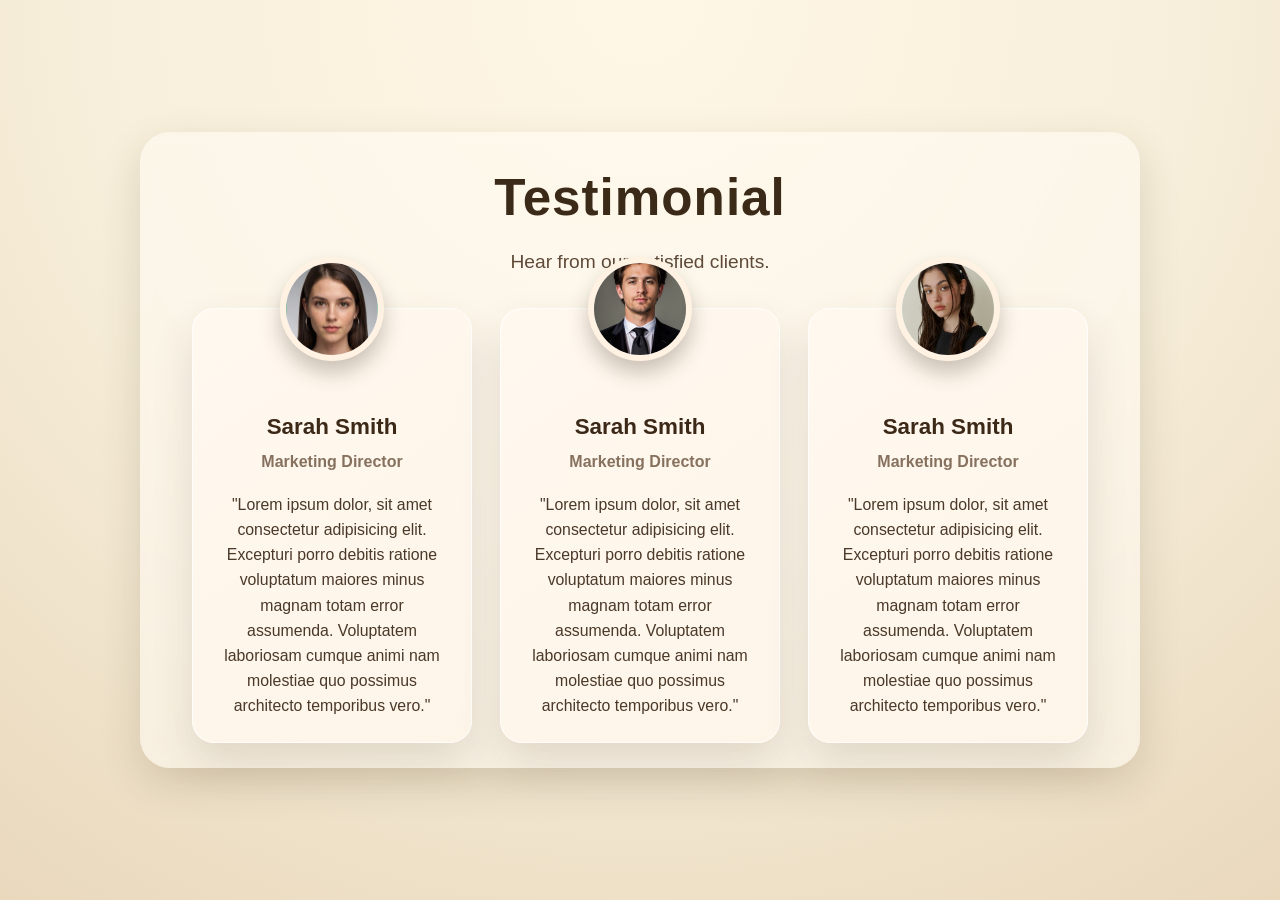
<file: index.html>
<!DOCTYPE html>
<html lang="en">
<head>
    <meta charset="UTF-8">
    <meta name="viewport" content="width=device-width, initial-scale=1.0">
    <link rel="stylesheet" href="style.css">
    <title>Testimonial Card</title>
</head>
<body>
    <main>
        <section class="testimonial">
            <div class="container">

                <div class="title-testimonial">
                    <div class="title">
                        <h2>Testimonial</h2>
                    </div>
                    <div class="child-title">
                        <p>Hear from our satisfied clients.</p>
                    </div>
                </div>

                <div class="card-container">
                    <ul>
                        <li>
                            <div class="card">
                                <img src="images/download (3).jpg" alt="user photo">
                                <h4>Sarah Smith</h4>
                                <p>Marketing Director</p>
                                <p>"Lorem ipsum dolor, sit amet consectetur adipisicing elit. Excepturi porro debitis ratione voluptatum maiores minus magnam totam error assumenda. Voluptatem laboriosam cumque animi nam molestiae quo possimus architecto temporibus vero."</p>
                            </div>
                        </li>
                        <li>
                            <div class="card">
                                <img src="images/download (4).jpg" alt="user photo">
                                <h4>Sarah Smith</h4>
                                <p>Marketing Director</p>
                                <p>"Lorem ipsum dolor, sit amet consectetur adipisicing elit. Excepturi porro debitis ratione voluptatum maiores minus magnam totam error assumenda. Voluptatem laboriosam cumque animi nam molestiae quo possimus architecto temporibus vero."</p>
                            </div>
                        </li>
                        <li>
                            <div class="card">
                                <img src="images/download (5).jpg" alt="user photo">
                                <h4>Sarah Smith</h4>
                                <p>Marketing Director</p>
                                <p>"Lorem ipsum dolor, sit amet consectetur adipisicing elit. Excepturi porro debitis ratione voluptatum maiores minus magnam totam error assumenda. Voluptatem laboriosam cumque animi nam molestiae quo possimus architecto temporibus vero."</p>
                            </div>
                        </li>
                    </ul>
                    
                </div>
            </div>
        </section>
    </main>
</body>
</html>
</file>
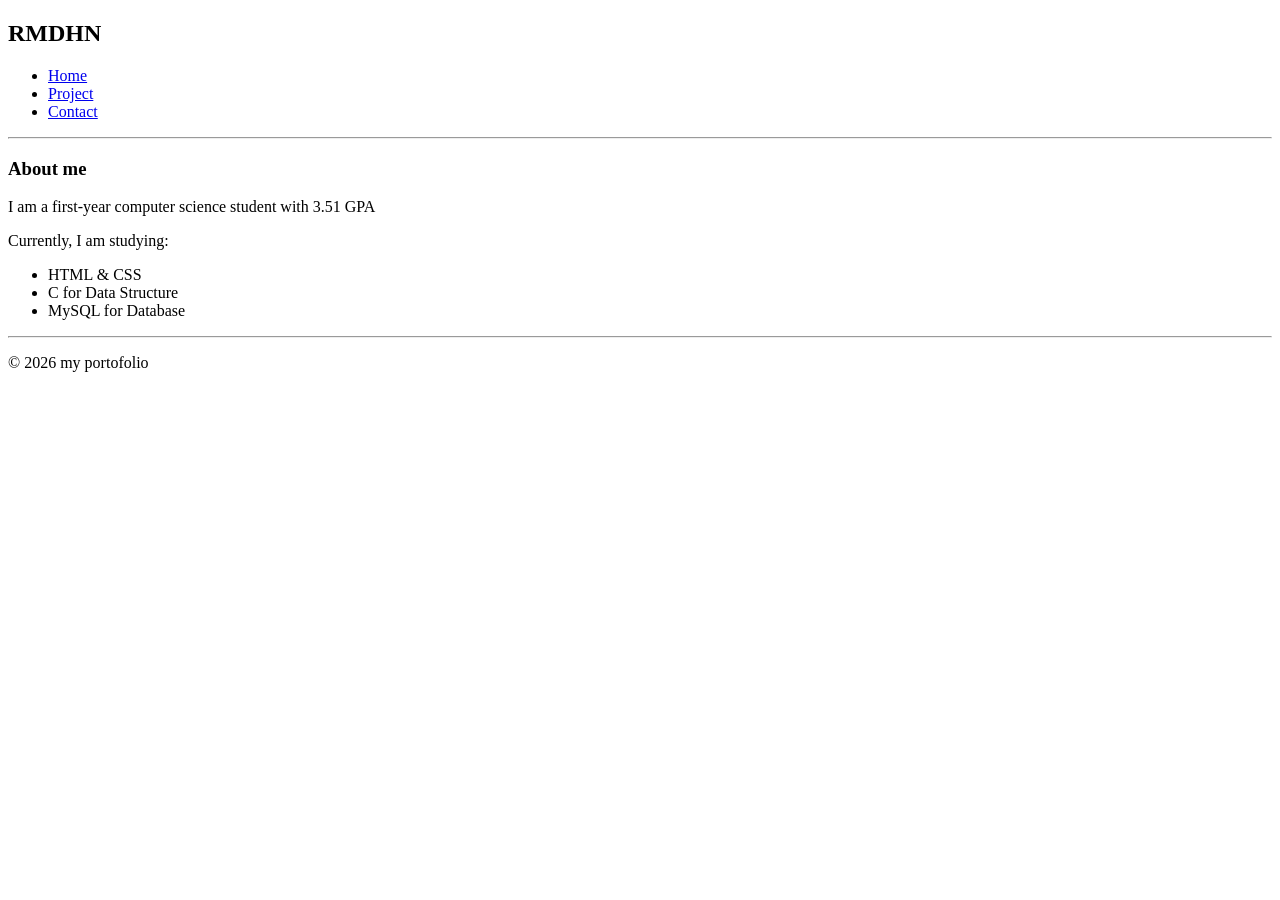
<file: basic-website/index.html>
<!DOCTYPE html>
<html lang="en">
<head>
    <meta charset="UTF-8">
    <meta name="viewport" content="width=device-width, initial-scale=1.0">
    <title>Document</title>
</head>
<body>
    <header>
        <h2>RMDHN</h2>
        <nav>
            <ul>
                <li><a href="index.html">Home</a></li>
                <li><a href="project.html">Project</a></li>
                <li><a href="contact.html">Contact</a></li>
            </ul>
        </nav>
    </header>

    <hr>

    <main>
        <section>
            <h3>About me</h3>
            <p>I am a first-year computer science student with 3.51 GPA</p>
            <p>Currently, I am studying:</p>
            <ul>
                <li>HTML & CSS</li>
                <li>C for Data Structure</li>
                <li>MySQL for Database</li>
            </ul>
        </section>
    </main>
    
    <hr>

    <footer>
        <p>&copy; 2026 my portofolio</p>
    </footer>
</body>
</html>
</file>
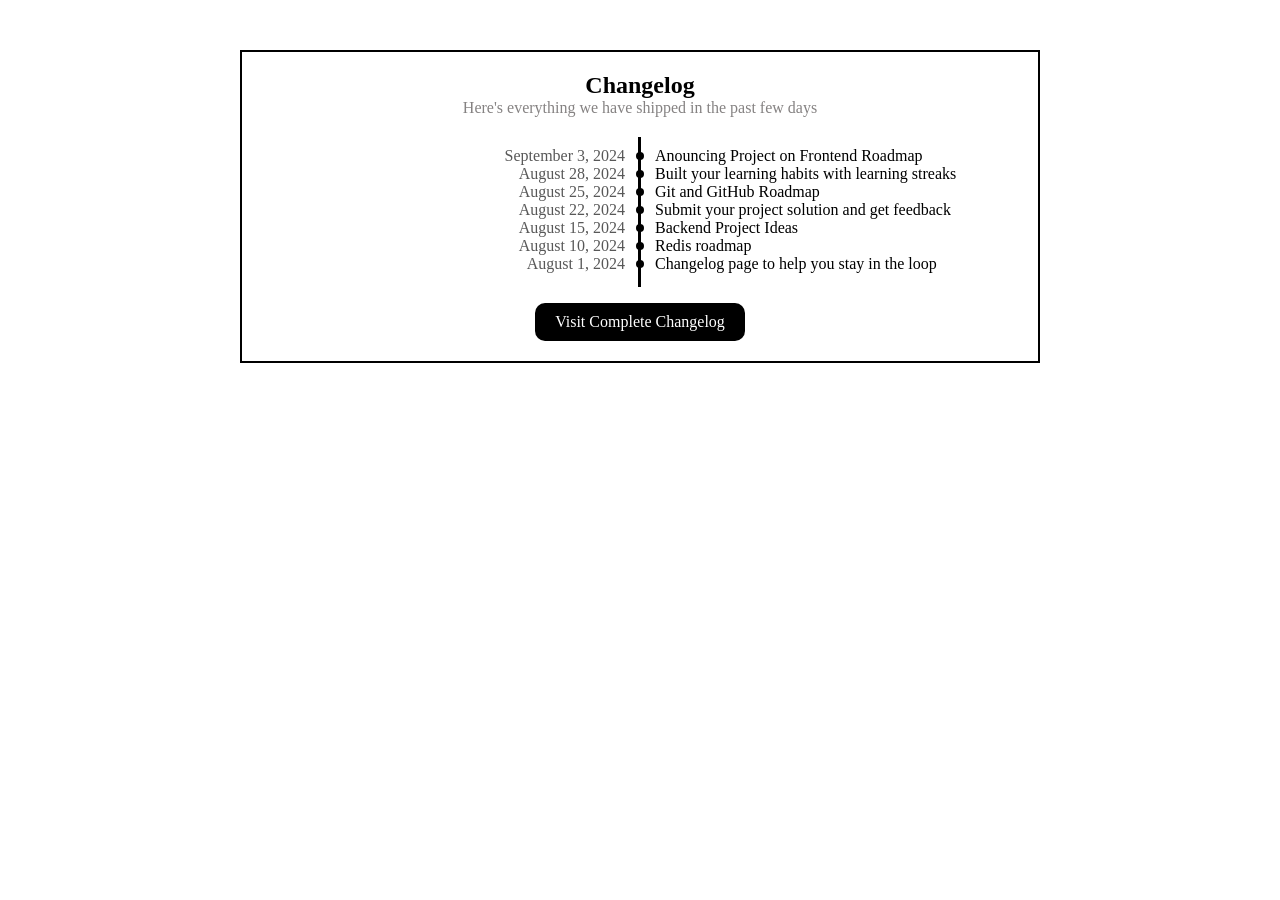
<file: changelog-component/index.html>
<!DOCTYPE html>
<html lang="en">
<head>
    <meta charset="UTF-8">
    <meta name="viewport" content="width=device-width, initial-scale=1.0">
    <link rel="stylesheet" href="style.css">
    <title>Changelog Component</title>
</head>
<body>
    
    <section class="changelog">
        <div class="changelog-container">

            <div class="changelog-info">
                <h2>Changelog</h2>
                <p>Here's everything we have shipped in the past few days</p>
            </div>

            <div class="changelog-row"></div>

            <div class="changelog-details">
                <ul>
                    <li>
                        <span class="changelog-details-date">September 3, 2024</span>
                        <span class="changelog-details-round"></span>
                        <span class="changelog-details-text">Anouncing Project on Frontend Roadmap</span>
                    </li>
                    <li>
                        <span class="changelog-details-date">August 28, 2024</span>
                        <span class="changelog-details-round"></span>
                        <span class="changelog-details-text">Built your learning habits with learning streaks</span>
                    </li>
                    <li>
                        <span class="changelog-details-date">August 25, 2024</span>
                        <span class="changelog-details-round"></span>
                        <span class="changelog-details-text">Git and GitHub Roadmap</span>
                    </li>
                    <li>
                        <span class="changelog-details-date">August 22, 2024</span>
                        <span class="changelog-details-round"></span>
                        <span class="changelog-details-text">Submit your project solution and get feedback</span>
                    </li>
                    <li>
                        <span class="changelog-details-date">August 15, 2024</span>
                        <span class="changelog-details-round"></span>
                        <span class="changelog-details-text">Backend Project Ideas</span>
                    </li>
                    <li>
                        <span class="changelog-details-date">August 10, 2024</span>
                        <span class="changelog-details-round"></span>
                        <span class="changelog-details-text">Redis roadmap</span>
                    </li>
                    <li>
                        <span class="changelog-details-date">August 1, 2024</span>
                        <span class="changelog-details-round"></span>
                        <span class="changelog-details-text">Changelog page to help you stay in the loop</span>
                    </li>
                </ul>
            </div>

            <div class="cta-visit">
                <div class="visit">
                    Visit Complete Changelog
                </div>
            </div>
        </div>
    </section>

</body>
</html>
</file>
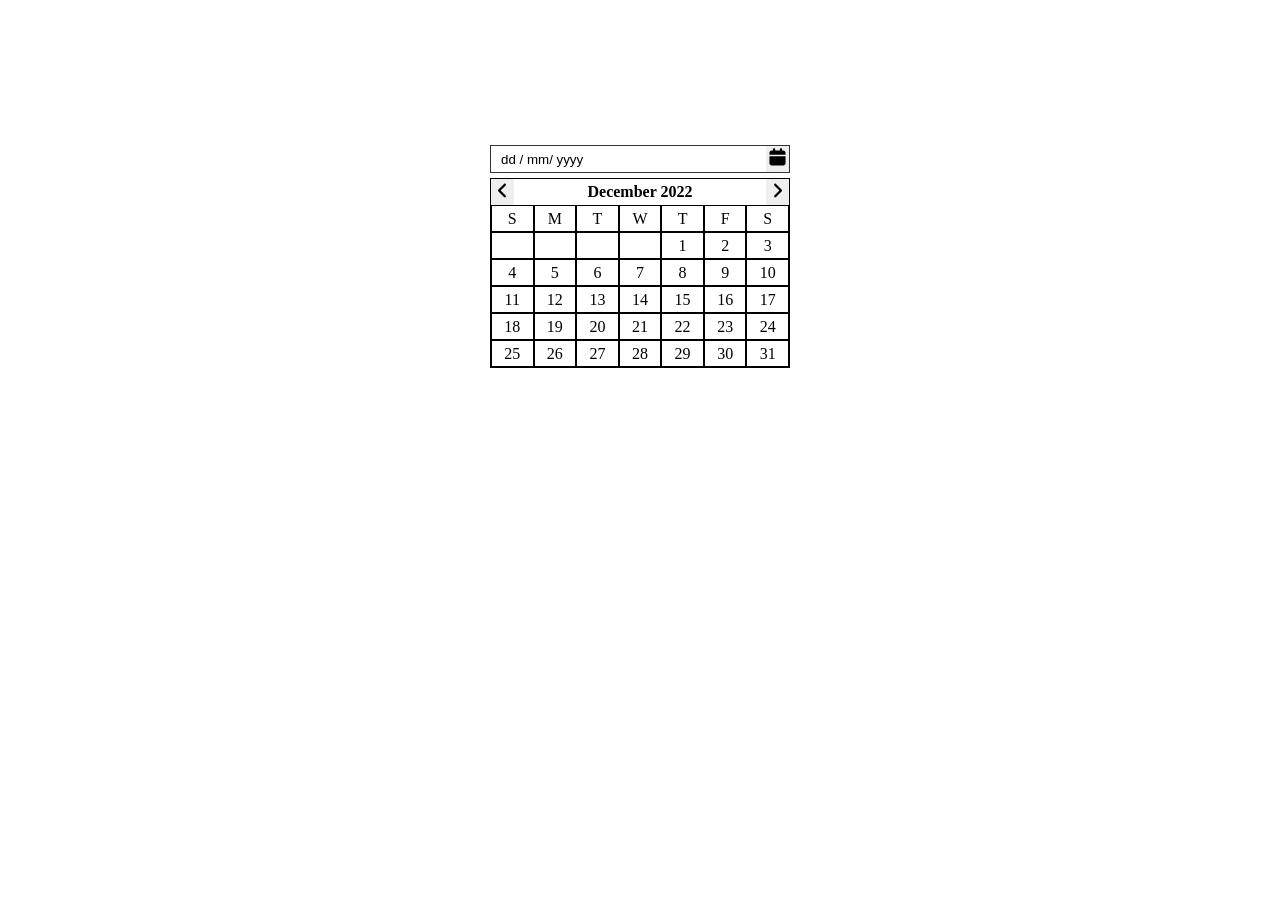
<file: datepicker-ui/index.html>
<!DOCTYPE html>
<html lang="en">
<head>
    <meta charset="UTF-8">
    <meta name="viewport" content="width=device-width, initial-scale=1.0">
    <title>Datepicker UI</title>
    <link rel="stylesheet" href="style.css">
</head>
<body>
    <section class="datepicker-ui">
        <div class="datepicker">
            <input type="text" value="dd / mm/ yyyy">
            <button><img src="calendar-solid-full.svg" alt=""></button>
        </div>
        <div class="calendar">
            <div class="calendar-header">
                <button><img src="angle-left-solid-full.svg" alt=""></button>
                <h4>December 2022</h4>
                <button><img src="angle-right-solid-full.svg" alt=""></button>
            </div>
            <div class="calendar-days-name">
                <span>S</span>
                <span>M</span>
                <span>T</span>
                <span>W</span>
                <span>T</span>
                <span>F</span>
                <span>S</span>
            </div>
            <div class="calendar-days">
                <span></span>
                <span></span>
                <span></span>
                <span></span>
                <span>1</span>
                <span>2</span>
                <span>3</span>
                <span>4</span>
                <span>5</span>
                <span>6</span>
                <span>7</span>
                <span>8</span>
                <span>9</span>
                <span>10</span>
                <span>11</span>
                <span>12</span>
                <span>13</span>
                <span>14</span>
                <span>15</span>
                <span>16</span>
                <span>17</span>
                <span>18</span>
                <span>19</span>
                <span>20</span>
                <span>21</span>
                <span>22</span>
                <span>23</span>
                <span>24</span>
                <span>25</span>
                <span>26</span>
                <span>27</span>
                <span>28</span>
                <span>29</span>
                <span>30</span>
                <span>31</span>
            </div>
        </div>
    </section>
</body>
</html>
</file>
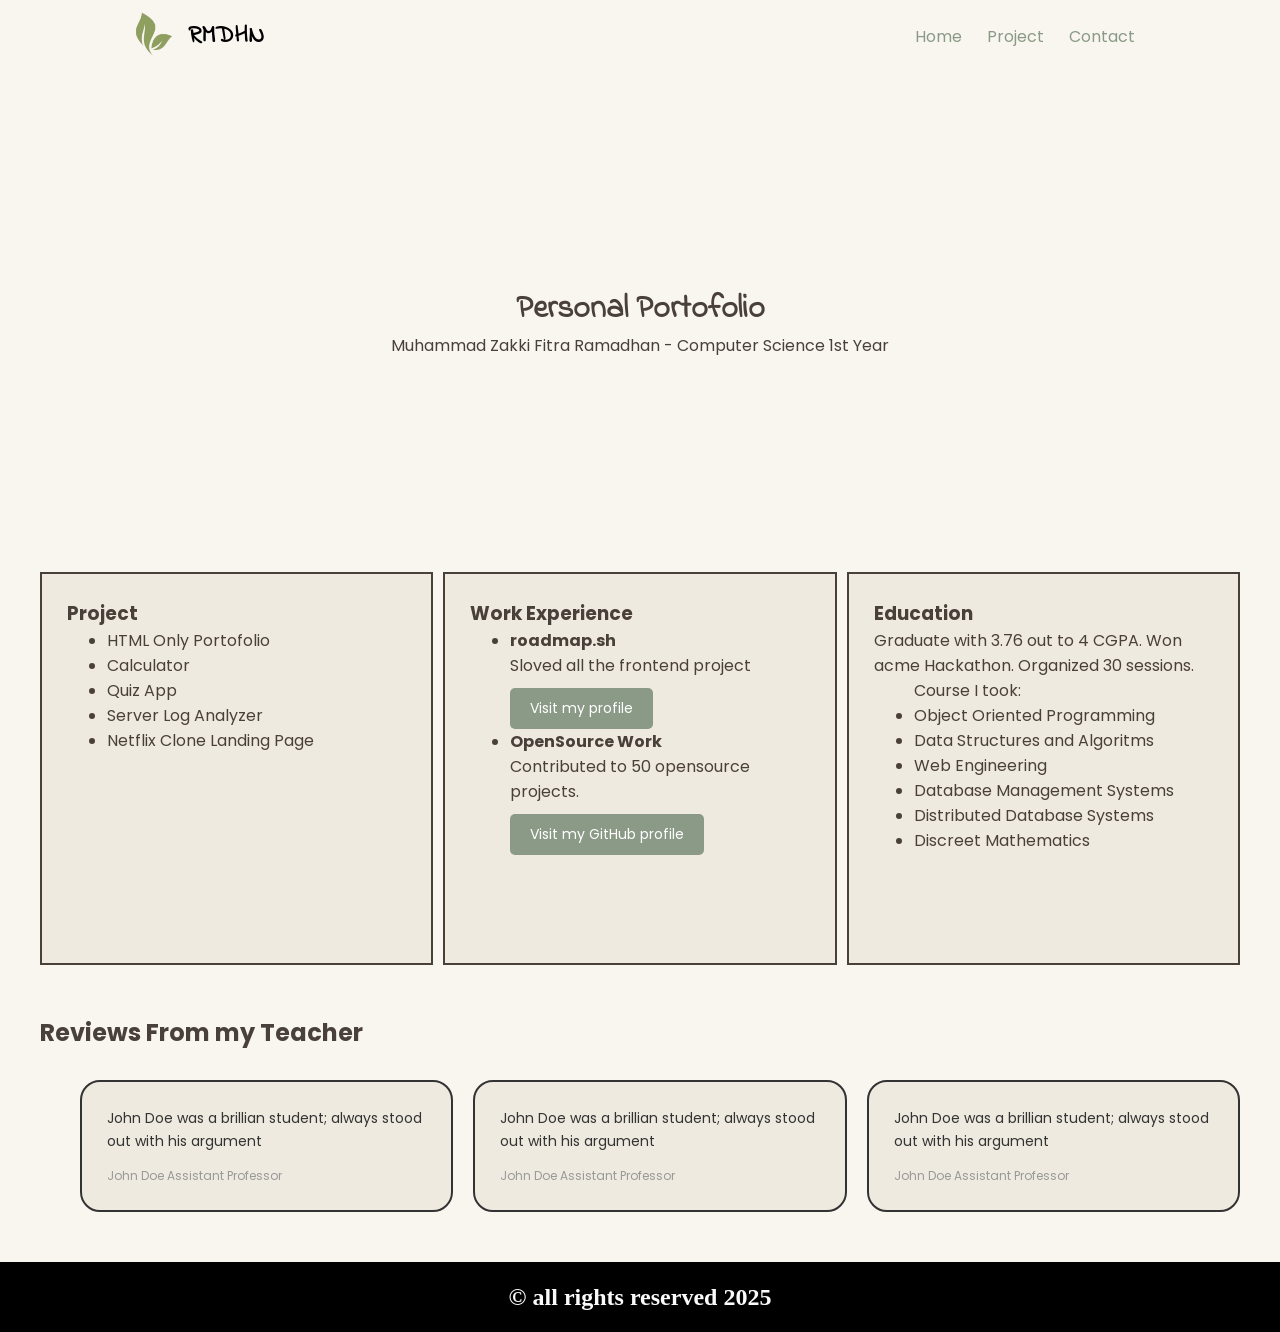
<file: portofolio-web/index.html>
<!DOCTYPE html>
<html lang="en">
<head>
    <meta charset="UTF-8">
    <meta name="viewport" content="width=device-width, initial-scale=1.0">
    <link rel="preconnect" href="https://fonts.googleapis.com">
    <link rel="preconnect" href="https://fonts.gstatic.com" crossorigin>
    <link href="https://fonts.googleapis.com/css2?family=Poppins:ital,wght@0,100;0,200;0,300;0,400;0,500;0,600;0,700;0,800;0,900;1,100;1,200;1,300;1,400;1,500;1,600;1,700;1,800;1,900&display=swap" rel="stylesheet">
    <link href="https://fonts.googleapis.com/css2?family=Indie+Flower&display=swap" rel="stylesheet">
    <link rel="stylesheet" href="style.css">
    <title>Personal Portofolio</title>
</head>
<body>
    
    <header>
        <div class="logo">
            <span>
                <img src="images/logo-removebg-preview.png" alt="logo">
            </span>
            <span>
                <h2>RMDHN</h2>
            </span>
        </div>
        <nav>
            <ul>
                <li><a href="index.html">Home</a></li>
                <li><a href="project.html">Project</a></li>
                <li><a href="contact.html">Contact</a></li>
            </ul>
        </nav>
    </header>

    <main>
        <div class="hero-section">
            <h1>Personal Portofolio</h1>
            <p>Muhammad Zakki Fitra Ramadhan - Computer Science 1st Year</p>
        </div>

        <div class="about-me">

            <div class="box project">
                <h3>Project</h3>
                <ul>
                    <li>HTML Only Portofolio</li>
                    <li>Calculator</li>
                    <li>Quiz App</li>
                    <li>Server Log Analyzer</li>
                    <li>Netflix Clone Landing Page</li>
                </ul>
            </div>

            <div class="box work-experience">
                <h3>Work Experience</h3>
                <ul>
                    <li>
                        <h4>roadmap.sh</h4>
                        <p>Sloved all the frontend project</p>
                        <a target="_blank" href="https://roadmap.sh/u/rmdhzakki">Visit my profile</a>
                    </li>
                    <li>
                        <h4>OpenSource Work</h4>
                        <p>Contributed to 50 opensource projects.</p>
                        <a target="_blank" href="https://github.com/ramadhanzakki">Visit my GitHub profile</a>
                    </li>
                </ul>
            </div>

            <div class="box education">
                <h3>Education</h3>
                <p>Graduate with 3.76 out to 4 CGPA. Won acme Hackathon. Organized 30 sessions.</p>
                <ul>
                    <p>Course I took:</p>
                    <li>Object Oriented Programming</li>
                    <li>Data Structures and Algoritms</li>
                    <li>Web Engineering</li>
                    <li>Database Management Systems</li>
                    <li>Distributed Database Systems</li>
                    <li>Discreet Mathematics</li>
                </ul>
            </div>

        </div>

        <div class="reviews-teacher">
            <h3>Reviews From my Teacher</h3>
            <div class="reviews">
                <ul>
                    <li>
                        <p>John Doe was a brillian student; always stood out with his argument</p>
                        <p>John Doe Assistant Professor</p>
                    </li>
                    <li>
                        <p>John Doe was a brillian student; always stood out with his argument</p>
                        <p>John Doe Assistant Professor</p>
                    </li>
                    <li>
                        <p>John Doe was a brillian student; always stood out with his argument</p>
                        <p>John Doe Assistant Professor</p>
                    </li>
                </ul>
            </div>
        </div>
    </main>

    <footer>
        <h2>&copy all rights reserved 2025</h2>
    </footer>
</body>
</html>
</file>
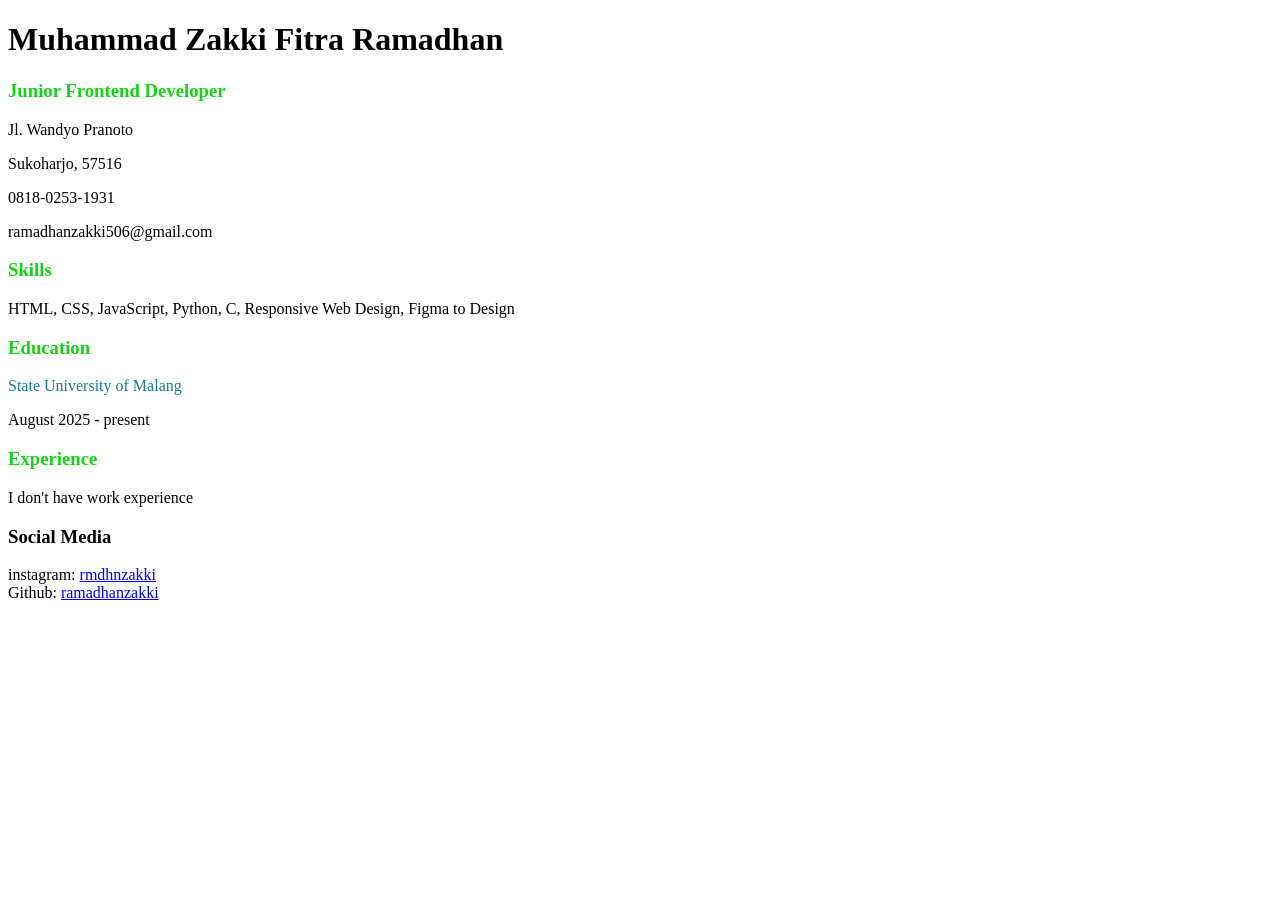
<file: single-page-cv/index.html>
<!DOCTYPE html>
<html lang="en">
<head>
    <meta charset="UTF-8">
    <meta name="viewport" content="width=device-width, initial-scale=1.0">
    <title>Single Page CV</title>
</head>
<body>
    <h1>Muhammad Zakki Fitra Ramadhan</h1>
    <h3 style="color: rgb(21, 212, 21);">Junior Frontend Developer</h3>
    <div class="address">
        <p>Jl. Wandyo Pranoto</p>
        <p>Sukoharjo, 57516</p>
        <p>0818-0253-1931</p>
        <p>ramadhanzakki506@gmail.com</p>
    </div>
    <div class="skills">
        <h3 style="color: rgb(21, 212, 21);">Skills</h3>
        <p>HTML, CSS, JavaScript, Python, C, Responsive Web Design, Figma to Design</p>
    </div>
    <div class="education">
        <h3 style="color: rgb(21, 212, 21);">Education</h3>
        <p style="color: rgb(18, 123, 158);">State University of Malang</p>
        <p>August 2025 - present</p>
    </div>
    <div class="experience">
        <h3 style="color: rgb(21, 212, 21);">Experience</h3>
        <p>I don't have work experience</p>
    </div>
    <div class="social-media">
        <h3>Social Media</h3>
        <div class="instagram">
            <span>
                instagram: 
            </span>
            <a target="_blank" href="https://www.instagram.com/rmdhnzakki__/">rmdhnzakki</a>
        </div>
        <div class="github">
            <span>
                Github: 
            </span>
            <a target="_blank" href="https://github.com/ramadhanzakki">ramadhanzakki</a>
        </div>
    </div>
</body>
</html>
</file>
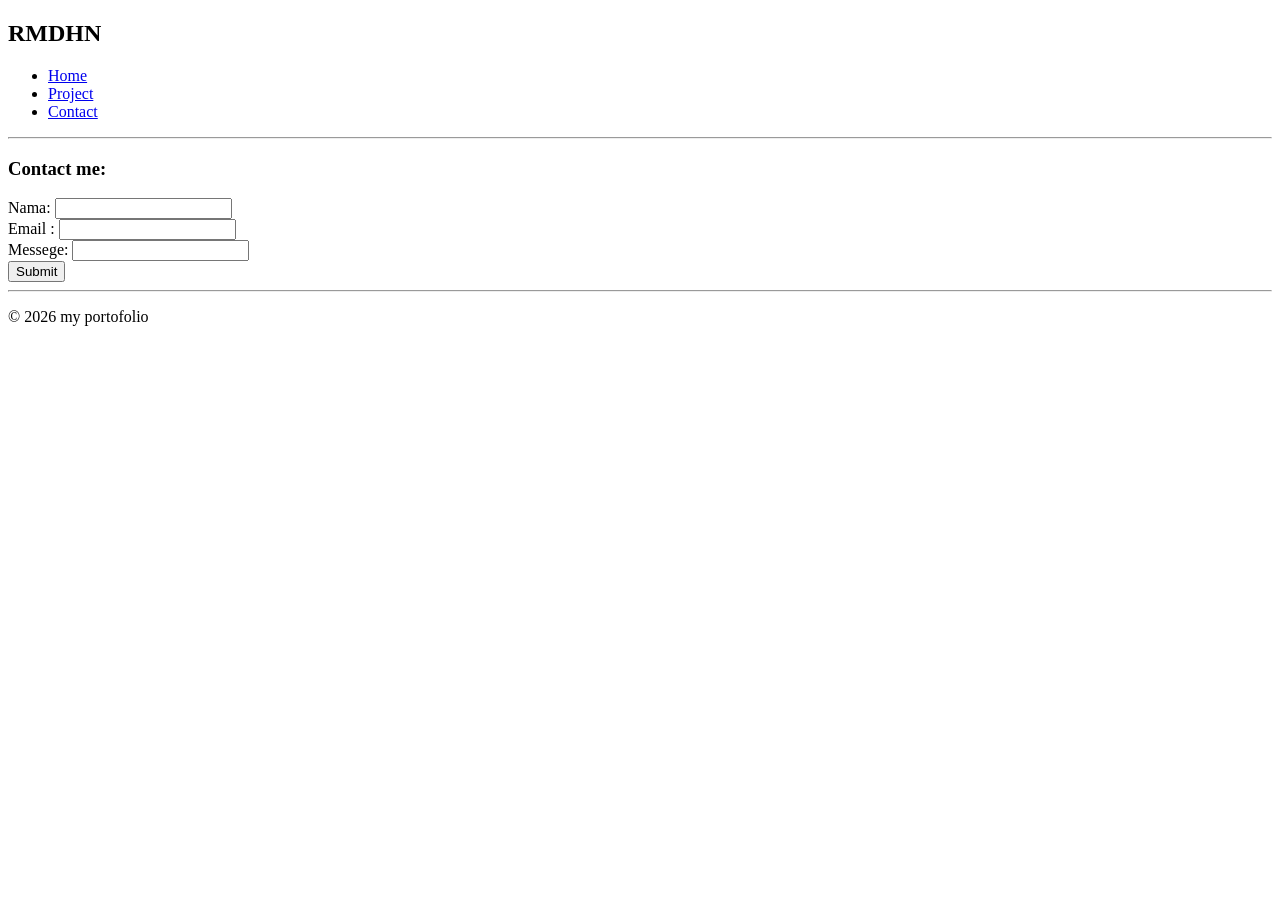
<file: basic-website/contact.html>
<!DOCTYPE html>
<html lang="en">
<head>
    <meta charset="UTF-8">
    <meta name="viewport" content="width=device-width, initial-scale=1.0">
    <title>Document</title>
</head>
<body>
    <header>
        <h2>RMDHN</h2>
        <nav>
            <ul>
                <li><a href="index.html">Home</a></li>
                <li><a href="project.html">Project</a></li>
                <li><a href="contact.html">Contact</a></li>
            </ul>
        </nav>
    </header>

    <hr>

    <main>
        <h3>Contact me:</h3>
        <form>
            <label for="name">Nama: </label>
            <input type="text" name="name" id="name" required>

            <br>

            <label for="email">Email :</label>
            <input type="text" name="email" id="email" required>

            <br>

            <label for="messege">Messege: </label>
            <input type="text" name="messege" id="messege" required>

            <br>

            <button type="submit">Submit</button>
        </form>
    </main>
    
    <hr>

    <footer>
        <p>&copy; 2026 my portofolio</p>
    </footer>
</body>
</html>
</file>
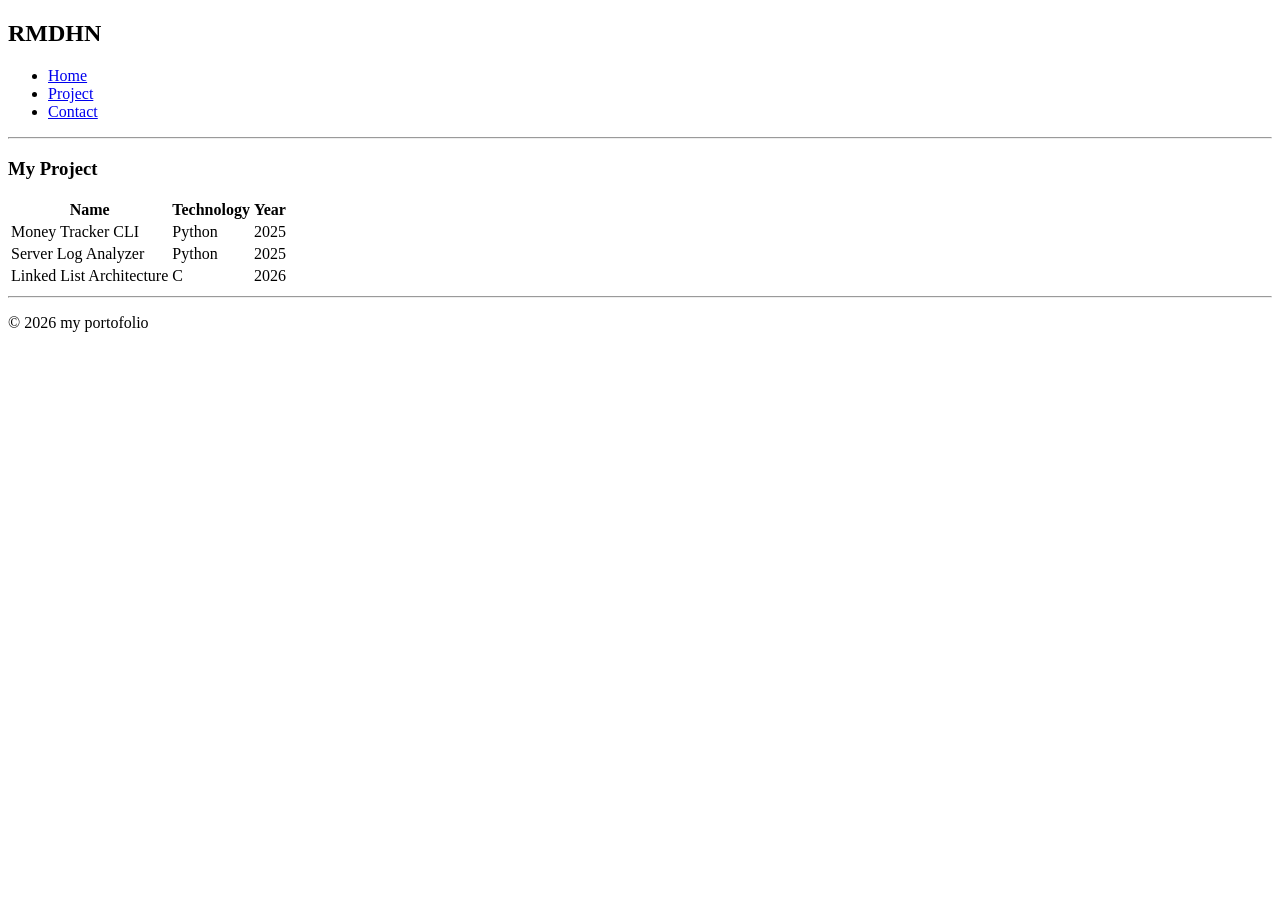
<file: basic-website/project.html>
<!DOCTYPE html>
<html lang="en">
<head>
    <meta charset="UTF-8">
    <meta name="viewport" content="width=device-width, initial-scale=1.0">
    <title>Document</title>
</head>
<body>
    <header>
        <h2>RMDHN</h2>
        <nav>
            <ul>
                <li><a href="index.html">Home</a></li>
                <li><a href="project.html">Project</a></li>
                <li><a href="contact.html">Contact</a></li>
            </ul>
        </nav>
    </header>

    <hr>

    <main>
        <section>
            <h3>My Project</h3>
            <table>
                <thead>
                    <th>Name</th>
                    <th>Technology</th>
                    <th>Year</th>
                </thead>
                <tbody>
                    <td>Money Tracker CLI</td>
                    <td>Python</td>
                    <td>2025</td>
                </tbody>
                <tbody>
                    <td>Server Log Analyzer</td>
                    <td>Python</td>
                    <td>2025</td>
                </tbody>
                <tbody>
                    <td>Linked List Architecture</td>
                    <td>C</td>
                    <td>2026</td>
                </tbody>
            </table>
        </section>
    </main>
    
    <hr>

    <footer>
        <p>&copy; 2026 my portofolio</p>
    </footer>
</body>
</html>
</file>
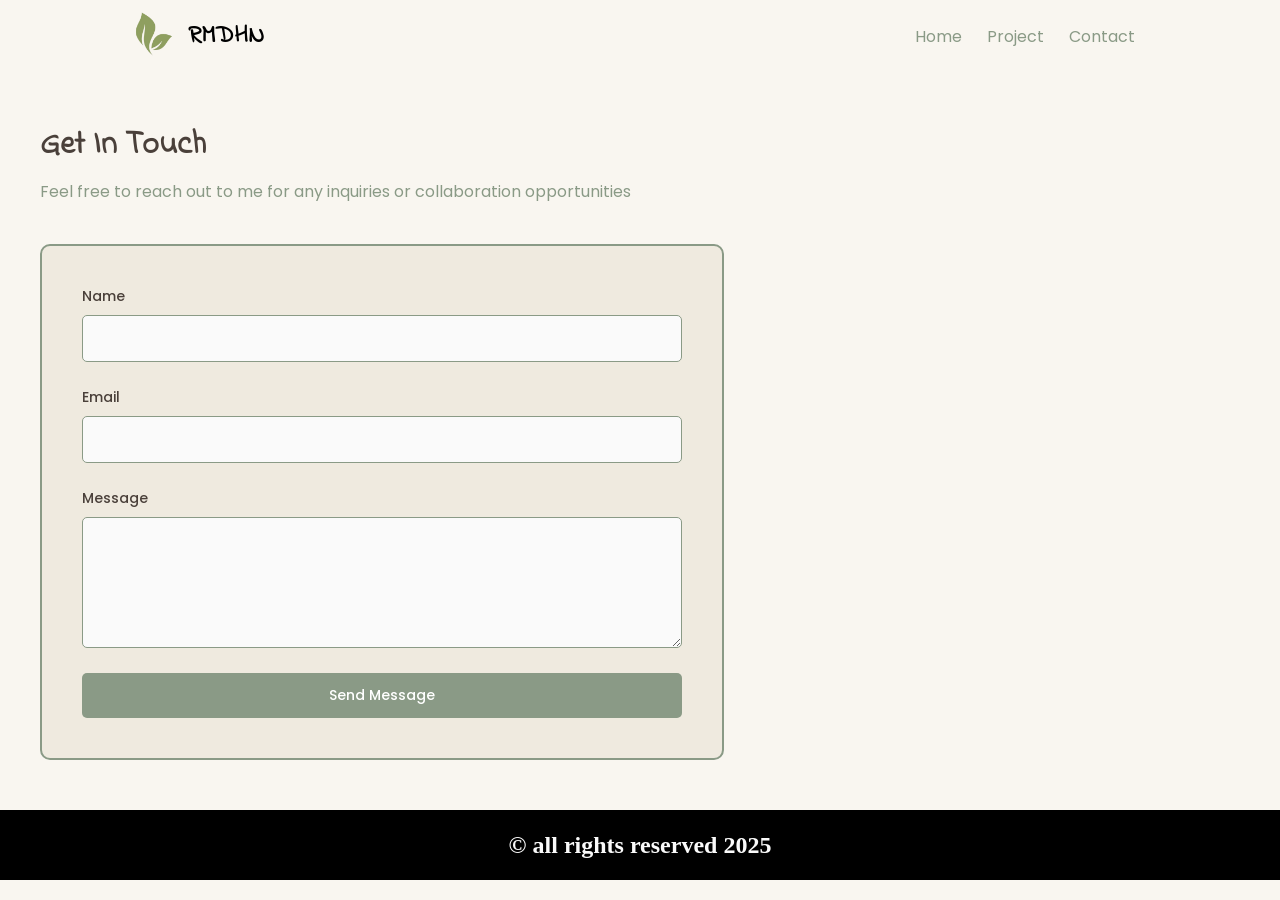
<file: portofolio-web/contact.html>
<!DOCTYPE html>
<html lang="en">
<head>
    <meta charset="UTF-8">
    <meta name="viewport" content="width=device-width, initial-scale=1.0">
    <link rel="preconnect" href="https://fonts.googleapis.com">
    <link rel="preconnect" href="https://fonts.gstatic.com" crossorigin>
    <link href="https://fonts.googleapis.com/css2?family=Poppins:ital,wght@0,100;0,200;0,300;0,400;0,500;0,600;0,700;0,800;0,900;1,100;1,200;1,300;1,400;1,500;1,600;1,700;1,800;1,900&display=swap" rel="stylesheet">
    <link href="https://fonts.googleapis.com/css2?family=Indie+Flower&display=swap" rel="stylesheet">
    <link rel="stylesheet" href="style.css">
    <title>Contact - Personal Portfolio</title>
</head>
<body>
    
    <header>
        <div class="logo">
            <span>
                <img src="images/logo-removebg-preview.png" alt="logo">
            </span>
            <span>
                <h2>RMDHN</h2>
            </span>
        </div>
        <nav>
            <ul>
                <li><a href="index.html">Home</a></li>
                <li><a href="project.html">Project</a></li>
                <li><a href="contact.html">Contact</a></li>
            </ul>
        </nav>
    </header>

    <main>
        <section class="contact-section">
            <h1>Get In Touch</h1>
            <p>Feel free to reach out to me for any inquiries or collaboration opportunities</p>
            
            <form class="contact-form">
                <div class="form-group">
                    <label for="name">Name</label>
                    <input type="text" name="name" id="name" required>
                </div>

                <div class="form-group">
                    <label for="email">Email</label>
                    <input type="email" name="email" id="email" required>
                </div>

                <div class="form-group">
                    <label for="message">Message</label>
                    <textarea name="message" id="message" rows="5" required></textarea>
                </div>

                <button type="submit" class="submit-btn">Send Message</button>
            </form>
        </section>
    </main>

    <footer>
        <h2>&copy all rights reserved 2025</h2>
    </footer>
</body>
</html>
</file>
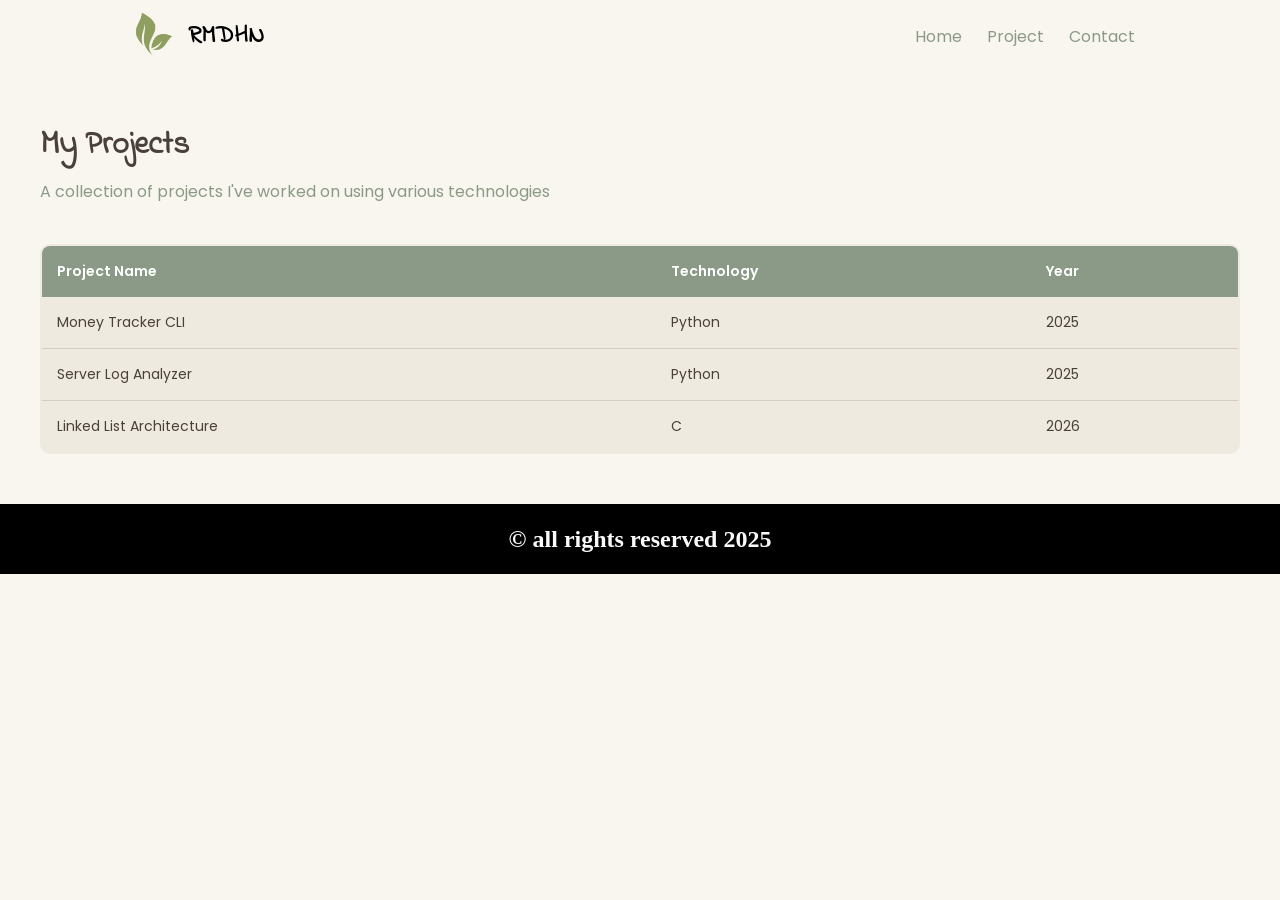
<file: portofolio-web/project.html>
<!DOCTYPE html>
<html lang="en">
<head>
    <meta charset="UTF-8">
    <meta name="viewport" content="width=device-width, initial-scale=1.0">
    <link rel="preconnect" href="https://fonts.googleapis.com">
    <link rel="preconnect" href="https://fonts.gstatic.com" crossorigin>
    <link href="https://fonts.googleapis.com/css2?family=Poppins:ital,wght@0,100;0,200;0,300;0,400;0,500;0,600;0,700;0,800;0,900;1,100;1,200;1,300;1,400;1,500;1,600;1,700;1,800;1,900&display=swap" rel="stylesheet">
    <link href="https://fonts.googleapis.com/css2?family=Indie+Flower&display=swap" rel="stylesheet">
    <link rel="stylesheet" href="style.css">
    <title>Personal Portofolio</title>
</head>
<body>
    
    <header>
        <div class="logo">
            <span>
                <img src="images/logo-removebg-preview.png" alt="logo">
            </span>
            <span>
                <h2>RMDHN</h2>
            </span>
        </div>
        <nav>
            <ul>
                <li><a href="index.html">Home</a></li>
                <li><a href="project.html">Project</a></li>
                <li><a href="contact.html">Contact</a></li>
            </ul>
        </nav>
    </header>

    <main>
        <section class="projects-section">
            <h1>My Projects</h1>
            <p>A collection of projects I've worked on using various technologies</p>
            
            <div class="projects-container">
                <table class="projects-table">
                    <thead>
                        <tr>
                            <th>Project Name</th>
                            <th>Technology</th>
                            <th>Year</th>
                        </tr>
                    </thead>
                    <tbody>
                        <tr>
                            <td>Money Tracker CLI</td>
                            <td>Python</td>
                            <td>2025</td>
                        </tr>
                        <tr>
                            <td>Server Log Analyzer</td>
                            <td>Python</td>
                            <td>2025</td>
                        </tr>
                        <tr>
                            <td>Linked List Architecture</td>
                            <td>C</td>
                            <td>2026</td>
                        </tr>
                    </tbody>
                </table>
            </div>
        </section>
    </main>

    <footer>
        <h2>&copy all rights reserved 2025</h2>
    </footer>
</body>
</html>
</file>
<file: style.css>
* {
    margin: 0;
    padding: 0;
    box-sizing: border-box;
}

body {
    font-family: 'Poppins', 'Segoe UI', Tahoma, Geneva, Verdana, sans-serif;
    background: radial-gradient(circle at top, #fff7e5 0%, #f7efdb 50%, #e9d8bc 100%);
    color: #3d2f24;
    line-height: 1.6;
}

section.testimonial {
    width: 100vw;
    min-height: 100vh;
    display: flex;
    justify-content: center;
    align-items: center;
    padding: 40px 20px;
}

.container {
    width: min(96vw, 1000px);
    padding: 25px;
    border-radius: 30px;
    background: rgba(255, 252, 244, 0.55);
    box-shadow: 0 15px 40px rgba(66, 47, 17, 0.16);
    backdrop-filter: blur(6px);
}

.title-testimonial {
    text-align: center;
    margin-bottom: 30px;
}

.title-testimonial h2 {
    font-size: clamp(2rem, 4vw, 3.5rem);
    font-weight: 800;
    color: #3c2a19;
    letter-spacing: 1px;
}

.title-testimonial .child-title p {
    margin-top: 8px;
    font-size: clamp(1rem, 2vw, 1.2rem);
    color: #5f4a39;
    font-weight: 500;
}

.card-container ul {
    list-style: none;
    display: flex;
    gap: 28px;
    justify-content: center;
    flex-wrap: wrap;
}

.card-container li {
    width: min(280px, 100%);
}

.card {
    position: relative;
    padding: 90px 20px 24px;
    border-radius: 22px;
    background: linear-gradient(145deg, #fff8ef, #fdf5e8);
    border: 1px solid rgba(255, 255, 255, 0.82);
    box-shadow: 0 20px 40px rgba(78, 56, 33, 0.14);
    text-align: center;
    transition: transform .35s ease, box-shadow .35s ease;
}

.card:hover {
    transform: translateY(-6px);
    box-shadow: 0 28px 50px rgba(79, 58, 35, 0.24);
}

.card img {
    position: absolute;
    top: -52px;
    left: 50%;
    transform: translateX(-50%);
    width: 104px;
    height: 104px;
    object-fit: cover;
    border-radius: 50%;
    border: 6px solid #fff2e2;
    box-shadow: 0 12px 20px rgba(52, 36, 22, 0.25);
    background-color: #fff;
}

.card h4 {
    margin-top: 10px;
    font-size: 1.4rem;
    color: #3b2817;
    font-weight: 700;
}

.card > p:first-of-type {
    margin-top: 4px;
    color: #7a634f;
    opacity: .9;
    font-weight: 600;
}

.card > p:last-of-type {
    margin-top: 18px;
    font-size: 0.99rem;
    color: #4a3828;
    line-height: 1.58;
    padding: 0 8px;
}

@media (max-width: 900px) {
    .card-container ul {
        gap: 16px;
    }

    .card {
        padding: 78px 16px 22px;
    }
}

@media (max-width: 680px) {
    .card-container ul {
        flex-direction: column;
        align-items: center;
    }

    .container {
        padding: 18px;
    }
}
</file>
<file: changelog-component/style.css>
* {
    box-sizing: border-box;
    margin: 0;
}
.changelog{
    width: 100vw;
    height: 100vh;
    display: flex;
    justify-content: center;
    align-items: flex-start;
    padding-top: 50px;
}
.changelog-container{
    width: 800px;
    height: max-content;
    position: relative;
    border: 2px solid black;
    padding: 20px;
    text-align: center;
    display: flex;
    flex-direction: column;
    gap: 30px;
}
.changelog-info p{
    color: rgb(133, 130, 130);
}
.changelog-row{
    position: absolute;
    height: 150px;
    width: 3px;
    background-color: black;
    top: 85px;
    right: 397px;
}
.changelog-details ul{
    list-style: none;
    padding: 0;
}
.changelog-details ul li{
    display: grid;
    grid-template-columns: 1fr 10px 1fr;
    gap: 10px;
}
.changelog-details-date{
    text-align: right;
    color: rgb(88, 88, 88);
}
.changelog-details-round{
    width: 8px;
    height: 8px;
    background-color: black;
    border-radius: 50px;
    margin: auto;
}
.changelog-details-text{
    text-align: left;
}
.cta-visit{
    display: flex;
    justify-content: center;
    align-items: center;
}
.cta-visit .visit{
    width: max-content;
    background-color: black;
    color: white;
    padding: 10px 20px;
    border-radius: 10px;
    transition: all 0.5ms ease;
}
.visit:hover{
    background-color: rgb(57, 57, 57);
    transform: translateY(-3px);
}
</file>
<file: datepicker-ui/style.css>
* {
    margin: 0;
    padding: 0;
    box-sizing: border-box;
}

.datepicker-ui{
    max-width: 300px;
    margin: auto;
    margin-top: 145px;
}

.datepicker{
    max-width: auto;
    display: flex;
    justify-content: center;
    align-items: center;
    border: 1px solid #333;
    margin-bottom: 5px;
}

.datepicker > input{
    flex: 1;
    border: none;
    padding-left: 10px;
}

.datepicker > button{
    width: 23px;
    height: auto;
    border: none;
}

.calendar{
    width: auto;
    border: 1px solid black;
}

.calendar-header{
    width: auto;
    display: flex;
    justify-content: center;
    align-items: center;
}

.calendar-header > h4{
    flex: 1;
    text-align: center;
}

.calendar-header > button{
    width: 23px;
    border: none;
}

.calendar-days-name{
    display: grid;
    grid-template-columns: repeat(7, 1fr);
}

.calendar-days-name > span{
    display: flex;
    justify-content: center;
    align-items: center;
    height: 27px;
    border: 1px solid black;
}

.calendar-days{
    display: grid;
    grid-template-columns: repeat(7, 1fr);
}

.calendar-days > span{
    display: flex;
    justify-content: center;
    align-items: center;
    height: 27px;
    border: 1px solid black;
}
</file>
<file: portofolio-web/style.css>
* {
    margin: 0;
}

body {
    background-color: #F9F6F0;
}

header {
    display: flex;
    width: 100vw;
    justify-content: space-between;
    align-items: center;
}

header img {
    height: 68px;
    margin-left: 120px;
}

.logo {
    display: flex;
    justify-content: center;
    align-items: center;
}

header h2 {
    font-family: "Indie Flower", cursive;
    font-style: normal;
}


nav ul{
    font-family: "Poppins", sans-serif;
    font-weight: 400;
    font-style: normal;
    color: #8A9A86;
    list-style: none;
    margin: 0;
    padding: 0;
    display: flex;
    flex-direction: row;
    justify-content: space-evenly;
    margin-right: 120px;
}

nav a{
    text-decoration: none;
    color: inherit;
}

nav li{
    padding-right: 25px;
}

nav li:hover {
    color: #3b6831;
}

.hero-section {
    color: #4A403A;
    height: 500px;
    width: 100vw;
    display: flex;
    flex-direction: column;
    justify-content: center;
    align-items: center;
}

.hero-section p {
    font-family: "Poppins", sans-serif;
    font-weight: 400;
    font-style: normal;
}

.hero-section h1 {
    font-family: "Indie Flower", cursive;
    font-style: normal;
}

.about-me {
    font-family: "Poppins", sans-serif;
    font-weight: 400;
    font-style: normal;
    color: #4A403A;
    width: 100vw;
    max-width: 1200px;
    margin: 0 auto;
    display: grid;
    grid-template-columns: repeat(auto-fit, minmax(250px, 1fr));
    gap: 10px;
}

/* ensure each box stays square */
.about-me .box {
    background-color: #EFEADF;
    aspect-ratio: 1 / 1;
    border: 2px solid;
    padding: 25px;
}

.work-experience a {
    display: inline-block;
    background-color: #8A9A86;
    color: white;
    padding: 10px 20px;
    border-radius: 5px;
    text-decoration: none;
    font-size: 14px;
    transition: background-color 0.3s ease;
    margin-top: 10px;
}

.work-experience a:hover {
    background-color: #3b6831;
}

.reviews-teacher {
    color: #4A403A;
    font-family: "Poppins", sans-serif;
    font-weight: 400;
    font-style: normal;
    width: 100vw;
    max-width: 1200px;
    margin: 50px auto;
    padding: 0 20px;
}

.reviews-teacher h3 {
    margin-bottom: 30px;
    font-size: 24px;
}

.reviews ul {
    list-style: none;
    display: grid;
    grid-template-columns: repeat(auto-fit, minmax(280px, 1fr));
    gap: 20px;
}

.reviews li {
    border: 2px solid #333;
    border-radius: 20px;
    padding: 25px;
    display: flex;
    flex-direction: column;
    justify-content: space-between;
    gap: 15px;
    background-color: #EFEADF;
}

.reviews li p:first-child {
    font-size: 14px;
    line-height: 1.6;
    color: #333;
}

.reviews li p:last-child {
    font-size: 12px;
    color: #999;
}

footer {
    width: 100vw;
    height: 70px;
    background-color: black;
    color: #fafafa;
    display: flex;
    justify-content: center;
    align-items: center;
}

/* Contact Page Styles */
.contact-section {
    color: #4A403A;
    font-family: "Poppins", sans-serif;
    font-weight: 400;
    font-style: normal;
    width: 100vw;
    max-width: 1200px;
    margin: 50px auto;
    padding: 0 20px;
}

.contact-section h1 {
    font-family: "Indie Flower", cursive;
    font-size: 32px;
    margin-bottom: 10px;
    color: #4A403A;
}

.contact-section > p {
    color: #8A9A86;
    margin-bottom: 40px;
    font-size: 16px;
}

.contact-form {
    max-width: 600px;
    background-color: #EFEADF;
    padding: 40px;
    border-radius: 10px;
    border: 2px solid #8A9A86;
}

.form-group {
    margin-bottom: 25px;
    display: flex;
    flex-direction: column;
}

.form-group label {
    font-weight: 500;
    margin-bottom: 8px;
    color: #4A403A;
    font-size: 14px;
}

.form-group input,
.form-group textarea {
    padding: 12px;
    border: 1px solid #8A9A86;
    border-radius: 5px;
    font-family: "Poppins", sans-serif;
    font-size: 14px;
    background-color: #fafafa;
    color: #4A403A;
    transition: border-color 0.3s ease;
}

.form-group input:focus,
.form-group textarea:focus {
    outline: none;
    border-color: #3b6831;
    box-shadow: 0 0 5px rgba(58, 104, 49, 0.2);
}

.submit-btn {
    background-color: #8A9A86;
    color: white;
    padding: 12px 30px;
    border: none;
    border-radius: 5px;
    font-family: "Poppins", sans-serif;
    font-size: 14px;
    font-weight: 500;
    cursor: pointer;
    transition: background-color 0.3s ease;
    width: 100%;
}

.submit-btn:hover {
    background-color: #3b6831;
}

/* Projects Page Styles */
.projects-section {
    color: #4A403A;
    font-family: "Poppins", sans-serif;
    font-weight: 400;
    font-style: normal;
    width: 100vw;
    max-width: 1200px;
    margin: 50px auto;
    padding: 0 20px;
}

.projects-section h1 {
    font-family: "Indie Flower", cursive;
    font-size: 32px;
    margin-bottom: 10px;
    color: #4A403A;
}

.projects-section > p {
    color: #8A9A86;
    margin-bottom: 40px;
    font-size: 16px;
}

.projects-container {
    overflow-x: auto;
}

.projects-table {
    width: 100%;
    border-collapse: collapse;
    background-color: #EFEADF;
    border: 2px solid #8A9A86;
    border-radius: 10px;
    overflow: hidden;
}

.projects-table thead {
    background-color: #8A9A86;
    color: white;
}

.projects-table th {
    padding: 15px;
    text-align: left;
    font-weight: 600;
    font-size: 14px;
}

.projects-table td {
    padding: 15px;
    border-bottom: 1px solid #d4cec1;
    color: #4A403A;
    font-size: 14px;
}

.projects-table tbody tr:last-child td {
    border-bottom: none;
}

.projects-table tbody tr:hover {
    background-color: #f9f5ed;
}

@media (max-width: 768px) {
    header {
        flex-direction: column;
        width: 100%;
        padding: 20px 0;
        gap: 20px;
    }
    
    header img {
        margin-left: 0;
    }
    
    .logo {
        flex-direction: column;
        gap: 10px;
    }
    
    .logo img {
        height: 50px;
    }
    
    .logo h2 {
        text-align: center;
        margin: 0;
    }
    
    nav ul {
        flex-direction: row;
        justify-content: center;
        gap: 0;
        flex-wrap: wrap;
        padding: 0 20px;
        margin-right: 0;
    }
    
    nav li {
        padding: 0 8px;
    }
    
    nav li:not(:last-child)::after {
        content: " / ";
        margin-left: 16px;
        color: #8A9A86;
    }
    
    nav li:last-child::after {
        content: "";
    }
}

@media (max-width: 600px) {
    .about-me {
        grid-template-columns: 1fr;
    }
    
    .reviews ul {
        grid-template-columns: 1fr;
    }
    
    .reviews-teacher {
        margin: 30px auto;
    }
    
    nav ul {
        font-size: 13px;
    }
    
    nav li {
        padding: 0 5px;
    }
    
    .contact-form {
        padding: 20px;
    }
    
    .projects-table {
        font-size: 12px;
    }
    
    .projects-table th,
    .projects-table td {
        padding: 10px;
    }
}
</file>
